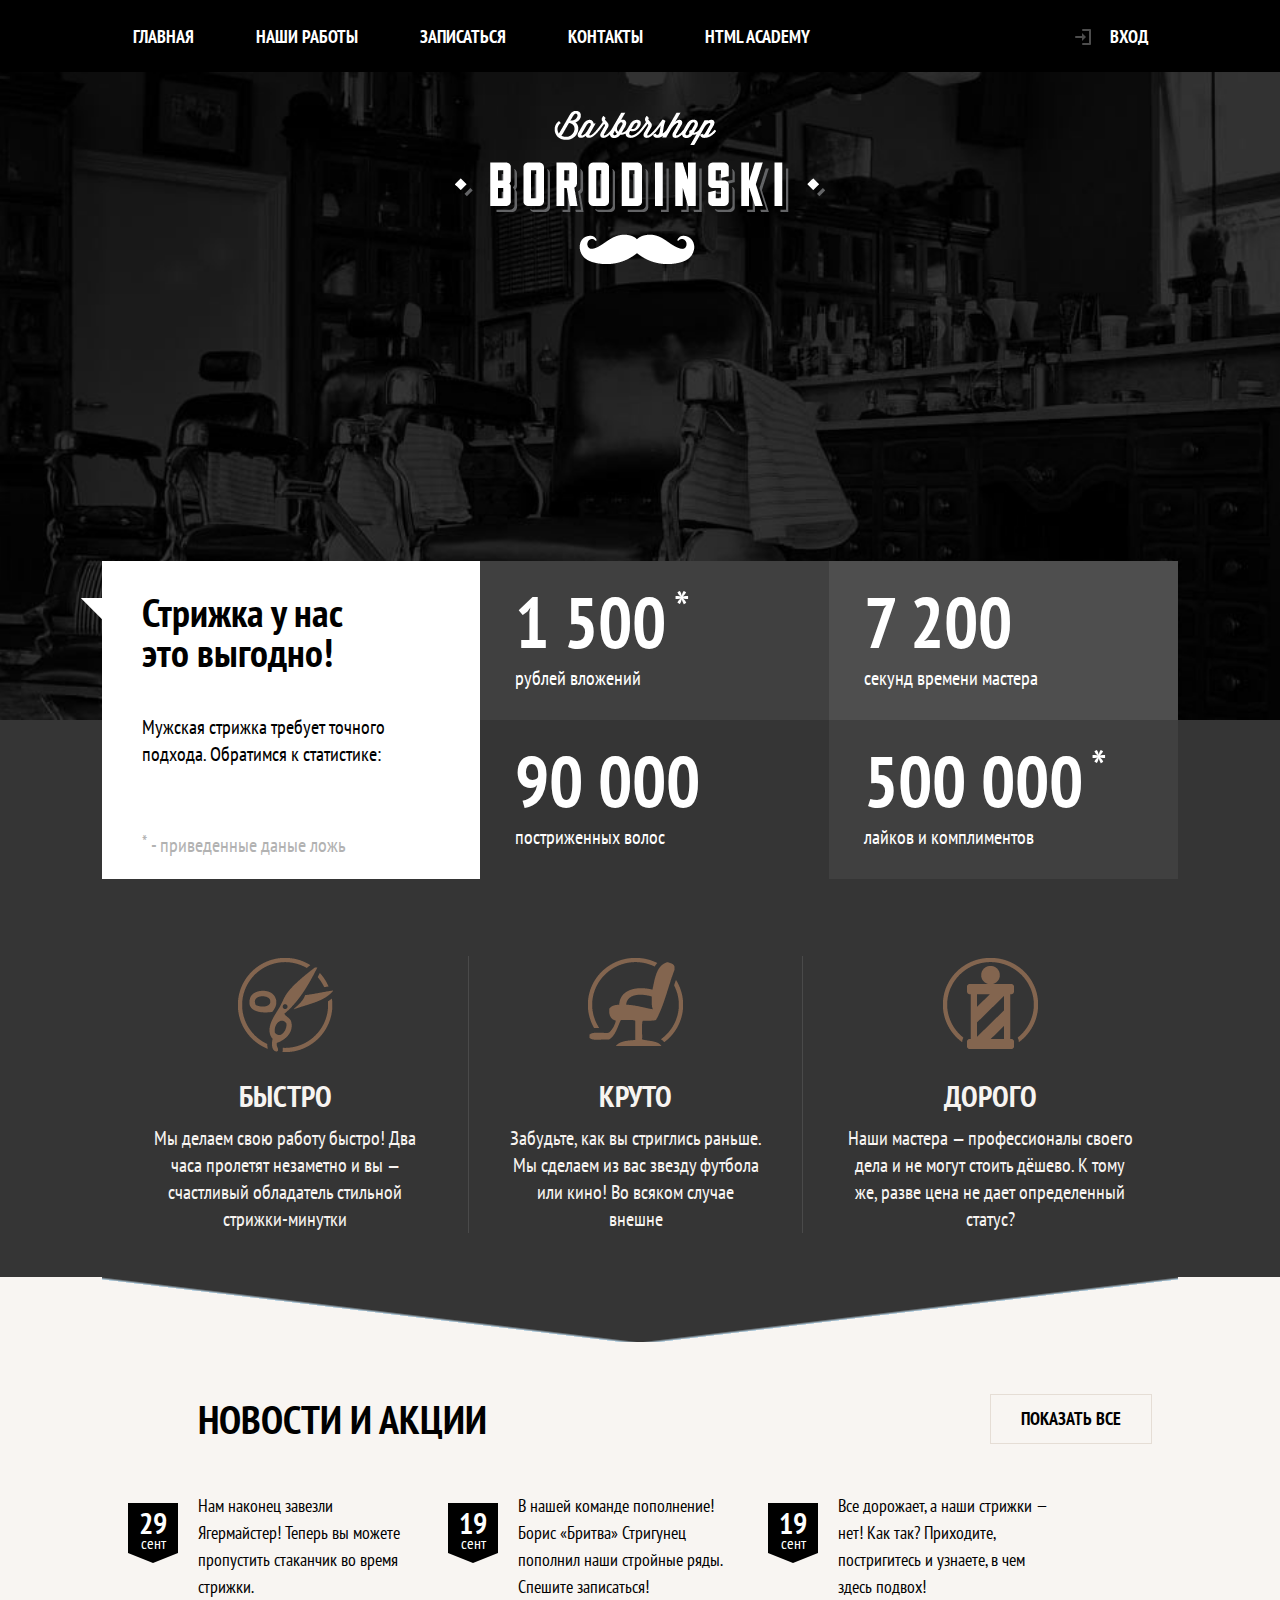
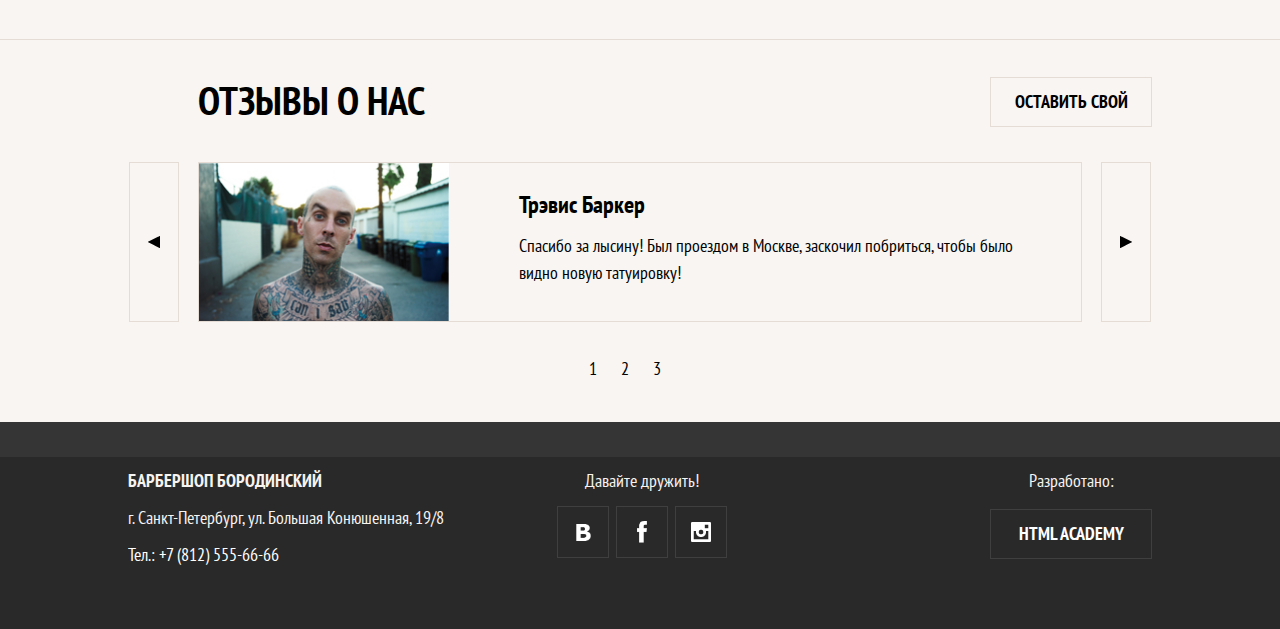
<file: index.html>
<!DOCTYPE html>
<html lang="ru">
<head>
    <meta charset="UTF-8">
    <meta name="viewport" content="width=device-width, initial-scale=1.0">
    <meta http-equiv="X-UA-Compatible" content="ie=edge">
    <title>Барбершоп «Бородинский»</title>
    <link href="https://fonts.googleapis.com/css?family=PT+Sans+Narrow:400,700&amp;subset=cyrillic" rel="stylesheet">
    <link rel="stylesheet" href="css/normalize.css">
    <link rel="stylesheet" href="css/style.css">
    <meta http-equiv="X-UA-Compatible" content="ie=edge">
</head>
<body>

    <header class="page-header">
      <h1 class="visually-hidden">Барбершоп «Бородинский» - истинно мужская классика</h1>
      <div class="page-header__logo"> 
        <picture>
          <source media="(min-width: 1200px)" srcset="images/logotype-desktop.svg">
          <source media="(min-width: 768px)" srcset="images/logotype-tablet.svg">
          <img src="images/logotype-mobile.svg" width="370" height="153" alt="Барбершоп «Бородинский»">
        </picture>       
      </div>
      
      <nav class="main-nav  main-nav--closed main-nav--nojs">
        <button class="main-nav__toggle" type="button">Открыть меню</button>        
        <div class="main-nav__wrapper">         
          
          <ul class="main-nav__list">
            <li class="main-nav__item  main-nav__item--active"><a>Главная</a></li>
            <li class="main-nav__item"><a href="">Наши работы</a></li>
            <li class="main-nav__item"><a href="form.html">Записаться</a></li>
            <li class="main-nav__item"><a href="">Контакты</a></li>
            <li class="main-nav__item"><a href="">Html academy</a></li>
          </ul>   
                 
          <ul class="main-nav__user-list">
            <li class="main-nav__user-item"><a class="main-nav__user-login" title="Войти" href="">Вход</a></li>
          </ul>
          
        </div>
      </nav>
    </header>

    <section class="stats">
      
      <header class="stats__header">
        <h2 class="stats__title  visually-hidden">Статистика Барбершопа</h2>
        <b class="stats__slogan">Стрижка у нас<br> это выгодно!</b>
        <p class="stats__intro">Мужская стрижка требует точного подхода. Обратимся к статистике:</p>
        <small class="stats__legend  stats__legend--top"><sup>*</sup> - приведенные даные ложь</small>
      </header>   
          
      <table class="stats__list">
        <tr>
          <td class="stats__value">1 500<sup>*</sup></td>
          <td class="stats__field">рублей<br> вложений</td>
        </tr>
        <tr>
          <td class="stats__value">7 200</td>
          <td class="stats__field">секунд<br> времени мастера</td>
        </tr>
        <tr>
          <td class="stats__value">90 000</td>
          <td class="stats__field">постриженных<br> волос</td>
        </tr>
        <tr>
          <td class="stats__value">500 000<sup>*</sup></td>
          <td class="stats__field">лайков и<br> комплиментов</td>
        </tr>
      </table>
       
      <small class="stats__legend  stats__legend--bottom"><sup>*</sup> - приведенные даные ложь</small>
    </section>

    <section class="excellences">
      <div class="excellences__wrapper  slider">
        <h2 class="excellences__title  visually-hidden">Наши преимущества</h2>
        
        <input class="slider__input" type="radio" name="excellences" id="excellences-input-1" checked>
        <input class="slider__input" type="radio" name="excellences" id="excellences-input-2">
        <input class="slider__input" type="radio" name="excellences" id="excellences-input-3">
        
        <ul class="excellences__list">
          <li class="excellences__item  excellences__item--fast  slider__item">
            <h3 class="excellences__item-title">Быстро</h3>
            <p>Мы делаем свою работу быстро! Два часа пролетят незаметно и вы &mdash; счастливый обладатель стильной стрижки-минутки</p>
          </li>
          <li  class="excellences__item  excellences__item--cool  slider__item">
            <h3 class="excellences__item-title">Круто</h3>
            <p>Забудьте, как вы стриглись раньше. Мы сделаем из вас звезду футбола или кино! Во всяком случае внешне </p>
          </li>
          <li  class="excellences__item  excellences__item--expensive  slider__item">
            <h3 class="excellences__item-title">Дорого</h3>
            <p>Наши мастера &mdash; профессионалы своего дела и не могут стоить дёшево. К тому же, разве цена не дает  определенный статус?</p>
          </li>
        </ul>
        
        <div class="excellences__toggle  slider__toggles">
          <label class="slider__toggle" for="excellences-input-1">1</label>
          <label class="slider__toggle" for="excellences-input-2">2</label>
          <label class="slider__toggle" for="excellences-input-3">3</label>
        </div>
      </div>      
    </section>

    <section class="news">
      <div class="news__wrapper">
        <h2 class="news__title">Новости и акции</h2>
        
        <ul class="news__list">
          <li class="news__item">
            <time class="news__date" datetime="2016-09-29"><b>29</b> сент</time>
            <p>Нам наконец завезли Ягермайстер! Теперь вы можете пропустить стаканчик во время стрижки.</p>
          </li>
          <li class="news__item">
            <time class="news__date" datetime="2016-09-19"><b>19</b> сент</time>
            <p>В нашей команде пополнение! Борис &laquo;Бритва&raquo; Стригунец пополнил наши стройные ряды. Спешите записаться!</p>
          </li>
          <li class="news__item">
            <time class="news__date" datetime="2016-09-9"><b>19</b> сент</time>
            <p>Все дорожает, а наши стрижки &mdash; нет! Как так? Приходите, постригитесь и узнаете, в чем здесь подвох!</p>
          </li>
        </ul>
        
        <a class="news__all  btn" href="">Показать все</a>
      </div>
    </section>

    <section class="reviews">
      <div class="reviews__wrapper slider">
        <h2 class="reviews__title">Отзывы о нас</h2>
        <a class="reviews__write  btn" href="">Оставить свой</a>
        
        <input class="slider__input" type="radio" name="reviews" id="reviews-input-1" checked>
        <input class="slider__input" type="radio" name="reviews" id="reviews-input-2">
        <input class="slider__input" type="radio" name="reviews" id="reviews-input-3">
        
        <div class="reviews__list">         
          <blockquote class="reviews__item  slider__item">
            <div class="reviews__author-foto">
              <picture>
                <source media="(min-width: 1200px)" srcset="images/t_barker-desktop.jpg">
                <source media="(min-width: 768px)" srcset="images/t_barker-tablet.jpg">
                <img src="images/t_barker-mobile.jpg" width="50" height="50" alt="Фото Трэвиса Баркера">
              </picture>                    
            </div>
            <cite class="reviews__author-name">Трэвис Баркер</cite>
            <p>Спасибо за лысину! Был проездом в Москве, заскочил побриться, чтобы было видно новую татуировку!</p>
          </blockquote>
          <button class="reviews__prev" type="button">Предыдущий отзыв</button>          
          <button class="reviews__next" type="button">Следующий отзыв</button>          
        </div>
        
        <div class="reviews__toggle  slider__toggles">
          <label class="slider__toggle" for="reviews-input-1">1</label>
          <label class="slider__toggle" for="reviews-input-2">2</label>
          <label class="slider__toggle" for="reviews-input-3">3</label>
        </div>
      </div>
    </section>    
          
    <footer class="page-footer">
      <div class="page-footer__wrapper">
       
        <p class="page-footer__contacts">
          <b>Барбершоп Бородинский</b><br> г. Санкт-Петербург, ул. Большая Конюшенная, 19/8<br>
          <a class="btn" href="tel:+78125556666"><span class="page-footer__contacts-hidden">Тел.: </span>+7 (812) 555-66-66</a>
        </p>
        
        <p class="page-footer__social">
          <span class="social-links">
            <span class="social-links__friend">Давайте дружить!</span>
            <a class="social-link  social-link--vk " href="https://vk.com/htmlacademy">Мы в Вконтакте</a>
            <a class="social-link  social-link--fb " href="https://www.facebook.com/htmlacademy">Мы в Фейсбуке</a>
            <a class="social-link  social-link--in " href="https://www.instagram.com/htmlacademy">Мы в Инстаграмме</a>
          </span>
        </p>
        
        <p class="page-footer__copyright">
         Разработано:
         <a class="btn  page-footer__copyright-link" href="https://htmlacademy.ru">Html Academy</a>          
        </p>
        
      </div>
    </footer>  
    
    <div class="modal-content">
      <h2 class="modal-content__title">Личный кабинет</h2>
      <p>Введите, пожалуйста, свой номер и пароль</p>
      <form class="modal-content__login-form" action="" method="post">
        <input class="modal-content__field  modal-content__field--icon-user" type="text" name="login" placeholder="Логин">
        <input class="modal-content__field  modal-content__field--icon-password" type="password" name="password" placeholder="Пароль">
        <label class="modal-content__checkbox-label">
          <input class="modal-content__chekbox" type="checkbox" name="remember">
          <span class="modal-content__checkbox-indicator"></span>
          Запомните меня
        </label>
        <a class="modal-content__restore" href="#">Я забыл пароль!</a>
        <button class="modal-content__btn--login" type="submit">Войти</button>
        <button class="modal-content__btn--close" type="button" title="Закрыть">Закрыть</button>
      </form>
    </div>
    <div class="modal-overlay"></div>
    <script src="js/scripts.js"></script>
    
</body>
</html>
</file>
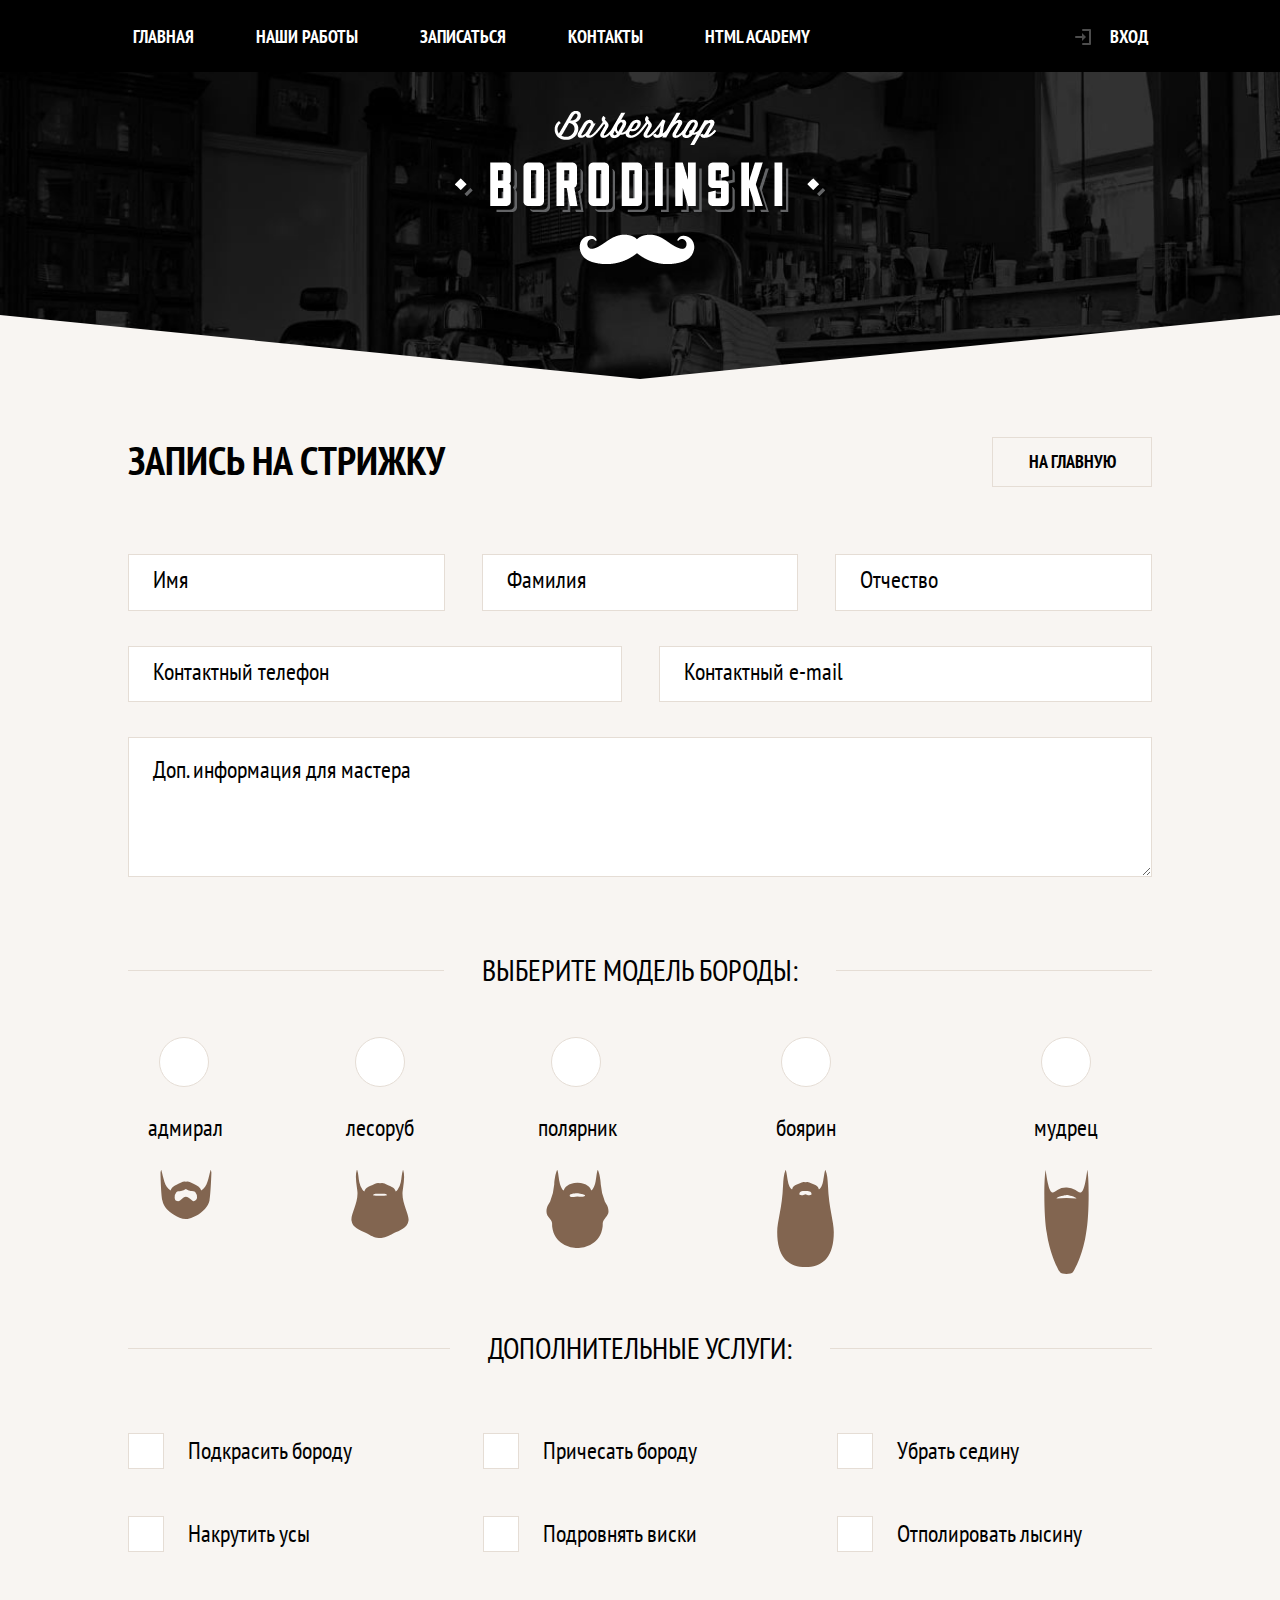
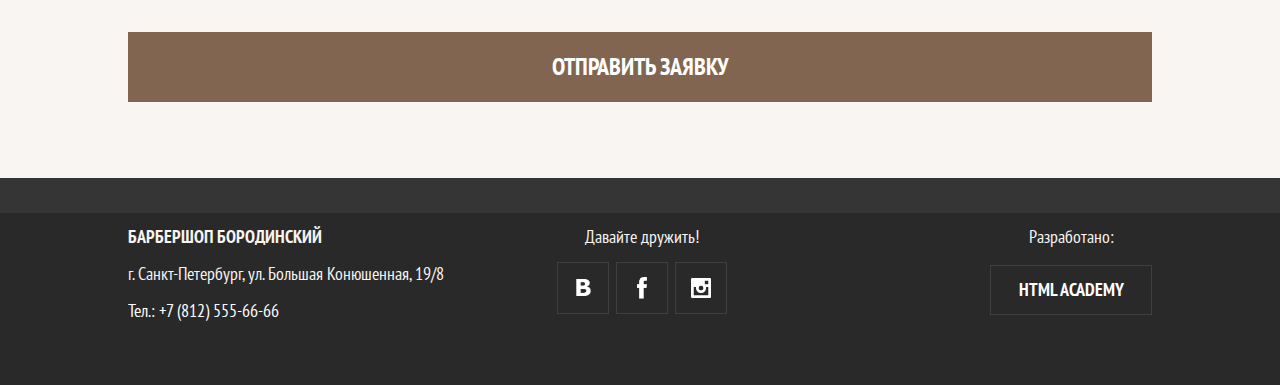
<file: form.html>
<!DOCTYPE html>
<html lang="ru">
<head>
    <meta charset="UTF-8">
    <meta name="viewport" content="width=device-width, initial-scale=1.0">
    <meta http-equiv="X-UA-Compatible" content="ie=edge">
    <title>Барбершоп «Бородинский»</title>
    <link href="https://fonts.googleapis.com/css?family=PT+Sans+Narrow:400,700&amp;subset=cyrillic" rel="stylesheet">
    <link rel="stylesheet" href="css/normalize.css">
    <link rel="stylesheet" href="css/style.css">
    <meta http-equiv="X-UA-Compatible" content="ie=edge">
</head>
<body>

    <header class="page-header">
      <h1 class="visually-hidden">Барбершоп «Бородинский» - истинно мужская классика</h1>
      <div class="page-header__logo page-header__logo--inner"> 
        <picture>
          <source media="(min-width: 1200px)" srcset="images/logotype-desktop.svg">
          <source media="(min-width: 768px)" srcset="images/logotype-tablet.svg">
          <img src="images/logotype-mobile.svg" width="370" height="153" alt="Барбершоп «Бородинский»">
        </picture>       
      </div>
      
      <nav class="main-nav  main-nav--closed  main-nav--nojs">
        <button class="main-nav__toggle" type="button">Открыть меню</button>        
        <div class="main-nav__wrapper">         
          
          <ul class="main-nav__list">
            <li class="main-nav__item"><a href="index.html">Главная</a></li>
            <li class="main-nav__item"><a href="">Наши работы</a></li>
            <li class="main-nav__item main-nav__item--active"><a>Записаться</a></li>
            <li class="main-nav__item"><a href="">Контакты</a></li>
            <li class="main-nav__item"><a href="">Html academy</a></li>
          </ul>   
                 
          <ul class="main-nav__user-list">
            <li class="main-nav__user-item"><a class="main-nav__user-login" title="Войти" href="">Вход</a></li>
          </ul>
          
        </div>
      </nav>
    </header>

    <main class="inner-page">
      <section class="booking">
        <header class="booking__header">
          <h1 class="booking__title visually-hidden">Форма записи на стрижку</h1>
          <h1 class="booking__heading">Запись на стрижку</h1>
          <a class="btn btn--home" href="index.html">На главную</a>
        </header>
        <form class="booking-haircut" action="" method="post">
          <div class="booking-haircut__contacts">
            <div class="booking-haircut__name">
              <input class="booking-haircut__field  booking-haircut__field--name" type="text" name="surname" placeholder="Фамилия">
              <input class="booking-haircut__field  booking-haircut__field--name" type="text" name="name" placeholder="Имя">
              <input class="booking-haircut__field  booking-haircut__field--name" type="text" name="patronymic" placeholder="Отчество">
            </div>
            <div class="booking-haircut__coms">
              <input class="booking-haircut__field  booking-haircut__field--coms" type="tel" name="tel" placeholder="Контактный телефон">
              <input class="booking-haircut__field  booking-haircut__field--coms" type="email" name="email" placeholder="Контактный e-mail">
            </div>
            <div class="booking-haircut__info">
              <textarea class="booking-haircut__field  booking-haircut__field--info" name="info-for-master" placeholder="Доп. информация для мастера" rows="5"></textarea>
            </div>
          </div>
          <div class="booking-haircut__beard-model">
            <div class="booking-haircut__title">
              <h2>Выберите модель бороды:</h2>
            </div>
            <ul class="booking-haircut__list  booking-haircut__list--model">
              <li>
                <input class="booking-haircut__field  booking-haircut__field--model checked" type="radio" name="model" id="admiral">
                <label class="booking-haircut__label  booking-haircut__label--model" for="admiral">адмирал</label>
                <img src="images/beard-1.svg" width="52" height="49" alt="Модель «Адмирал»">
              </li>
              <li>
                <input class="booking-haircut__field  booking-haircut__field--model" type="radio" name="model" id="lumberjack">
                <label class="booking-haircut__label  booking-haircut__label--model" for="lumberjack">лесоруб</label>
                <img src="images/beard-2.svg" width="58" height="68" alt="Модель «Лесоруб»">
              </li>
              <li>
                <input class="booking-haircut__field  booking-haircut__field--model" type="radio" name="model" id="polar-explorer">
                <label class="booking-haircut__label  booking-haircut__label--model" for="polar-explorer">полярник</label>
                <img src="images/beard-3.svg" width="63" height="78" alt="Модель «Полярник»">
              </li>
              <li>
                <input class="booking-haircut__field  booking-haircut__field--model" type="radio" name="model" id="boyar">
                <label class="booking-haircut__label  booking-haircut__label--model" for="boyar">боярин</label>
                <img src="images/beard-4.svg" width="57" height="97" alt="Модель «Боярин»">
              </li>
              <li>
                <input class="booking-haircut__field  booking-haircut__field--model" type="radio" name="model" id="sage">
                <label class="booking-haircut__label  booking-haircut__label--model" for="sage">мудрец</label>
                <img src="images/beard-5.svg" width="45" height="104" alt="Модель «Мудрец»">
              </li>
            </ul>
          </div>
          <div class="booking-haircut__additional-service">
            <div class="booking-haircut__title  booking-haircut__title--additional-service">
              <h2>Дополнительные услуги:</h2>
            </div>
            <ul class="booking-haircut__list  booking-haircut__list--additional">
              <li>
                <input class="booking-haircut__field  booking-haircut__field--additional checked" type="checkbox" name="service-dye-beard" id="dye-beard">
                <label class="booking-haircut__label  booking-haircut__label--additional" for="dye-beard">Подкрасить бороду</label>
              </li>
              <li>
                <input class="booking-haircut__field  booking-haircut__field--additional" type="checkbox" name="service-twirl-mustache" id="twirl-mustache">
                <label class="booking-haircut__label  booking-haircut__label--additional" for="twirl-mustache">Накрутить усы</label>
              </li>
              <li>
                <input class="booking-haircut__field  booking-haircut__field--additional" type="checkbox" name="service-comb-beard" id="comb-beard">
                <label class="booking-haircut__label  booking-haircut__label--additional" for="comb-beard">Причесать бороду</label>
              </li>
              <li>
                <input class="booking-haircut__field  booking-haircut__field--additional" type="checkbox" name="service-trim-temple" id="trim-temple">
                <label class="booking-haircut__label  booking-haircut__label--additional" for="trim-temple">Подровнять виски</label>
              </li>
              <li>
                <input class="booking-haircut__field  booking-haircut__field--additional" type="checkbox" name="service-remove-gray" id="remove-gray">
                <label class="booking-haircut__label  booking-haircut__label--additional" for="remove-gray">Убрать седину</label>
              </li>
              <li>
                <input class="booking-haircut__field  booking-haircut__field--additional" type="checkbox" name="service-calvity" id="polish-calvity">
                <label class="booking-haircut__label  booking-haircut__label--additional" for="polish-calvity">Отполировать лысину</label>
              </li>
            </ul>
          </div>
          <button class="btn booking-haircut__btn" type="submit">Отправить заявку</button>
        </form>
      </section>
    </main>
      

    <footer class="page-footer">
        <div class="page-footer__wrapper">
         
          <p class="page-footer__contacts">
            <b>Барбершоп Бородинский</b><br> г. Санкт-Петербург, ул. Большая Конюшенная, 19/8<br>
            <a class="btn" href="tel:+78125556666"><span class="page-footer__contacts-hidden">Тел.: </span>+7 (812) 555-66-66</a>
          </p>
          
          <p class="page-footer__social">
            <span class="social-links">
              <span class="social-links__friend">Давайте дружить!</span>
              <a class="social-link  social-link--vk " href="https://vk.com/htmlacademy">Мы в Вконтакте</a>
              <a class="social-link  social-link--fb " href="https://www.facebook.com/htmlacademy">Мы в Фейсбуке</a>
              <a class="social-link  social-link--in " href="https://www.instagram.com/htmlacademy">Мы в Инстаграмме</a>
            </span>
          </p>
          
          <p class="page-footer__copyright">
           Разработано:
           <a class="btn  page-footer__copyright-link" href="https://htmlacademy.ru">Html Academy</a>          
          </p>
          
        </div>
      </footer> 

      <div class="modal-content">
        <h2 class="modal-content__title">Личный кабинет</h2>
        <p>Введите, пожалуйста, свой номер и пароль</p>
        <form class="modal-content__login-form" action="" method="post">
          <input class="modal-content__field  modal-content__field--icon-user" type="text" name="login" placeholder="Логин">
          <input class="modal-content__field  modal-content__field--icon-password" type="password" name="password" placeholder="Пароль">
          <label class="modal-content__checkbox-label">
            <input class="modal-content__chekbox" type="checkbox" name="remember">
            <span class="modal-content__checkbox-indicator"></span>
            Запомните меня
          </label>
          <a class="modal-content__restore" href="#">Я забыл пароль!</a>
          <button class="modal-content__btn--login" type="submit">Войти</button>
          <button class="modal-content__btn--close" type="button" title="Закрыть">Закрыть</button>
        </form>
      </div>
      <div class="modal-overlay"></div>
      <script src="js/scripts.js"></script>
      
  </body>
  </html>
</file>
<file: css/style.css>
body {
    font-size: 18px;
    line-height: 27px;
    font-family: "PT Sans Narrow", "Arial", sans-serif;
    color: #f7f4f1;
    font-style: normal;
    background-color: #353535;
}

a {
  background-color: transparent;
  -webkit-text-decoration-skip: objects;
}

a:active, 
a:hover {
  outline-width: 0;
}

/* img {
  max-width: 100%;
  height: auto;
} */
                                          
.visually-hidden {
  position: absolute;
  width: 1px;
  height: 1px;
  margin: -1px;
  padding: 0;
  border: 0;
  clip: rect(0 0 0 0);
  overflow: hidden;
}

/* .btn {
  display: block;
  box-sizing: border-box;
  margin: 0 auto;
  padding: 15px 0;
  width: 280px;
  height: 50px;
  border: 1px solid #e5ddd5;
  text-align: center;
  font-size: 18px;
  line-height: 18px;
  font-weight: 700;
  text-transform: uppercase;
  text-decoration: none;
  color: black;
} */
.btn {
  display: block;
  width: 158px;
  height: 48px;
  font-family: "PT Sans Narrow", Arial, sans-serif;
  font-size: 18px;
  font-weight: bold;
  line-height: 48px;
  text-align: center;
  vertical-align: middle;
  text-decoration: none;
  text-transform: uppercase;
  color: #000000;
  background-color: #f8f5f2;
  border: 1px solid #e5ddd5;
  outline: none;
  cursor: pointer;
}
.btn:hover {
  border-color: #d5cabe;
}
.btn:active {
  color: #958c84;
  border-color: #d5cabe;
  background-color: #d5cabe;
}
.btn:disabled {
  cursor: default;
  color: #ffffff;
  border-color: #aeaeae;
  background-color: #aeaeae;
}


                                                      /*    page-header.scss   */

.page-header__logo {
    height: 85px;
    text-align: center;
}

.page-header__logo img {
    width: 230px;
    height: 85px;
}
    
@media (min-width: 768px) {
  .page-header { 
    display: flex;
    flex-direction: column;    
    background-color: #000;
  }
  
  .page-header__logo { 
    order: 2;
    position: relative;   
    width: 100%;
    height: 400px;
    background-color: #000;
    background-image: url("../images/fon-header-tablet-inner.jpg");
    background-repeat: no-repeat;
    background-position: center -9px;
  }      

  .page-header__logo img {
    position: absolute;
    top: 39px;    
    left: 50%;
    width: 370px;
    height: auto;
    transform: translateX(-50%);
  }  
  .page-header__logo--inner {
    height: 214px;
  }
   
 .page-header__logo--inner img {
    bottom: 73px;
  }
 .page-header__logo--inner::before {
    content: "";
    position: absolute;
    right: 0;
    bottom: 0;
    width: 50%;
    height: 40px;
    background-color: #f8f5f2;
    clip-path: polygon(0 100%, 100% 100%, 100% 0);
    -webkit-clip-path: polygon(0 100%, 100% 100%, 100% 0);
  }
  .page-header__logo--inner::after {
    content: "";
    position: absolute;
    left: 0;
    bottom: 0;
    width: 50%;
    height: 40px;
    background-color: #f8f5f2;
    clip-path: polygon(0 0, 100% 100%, 0 100%);
    -webkit-clip-path: polygon(0 0, 100% 100%, 0 100%);
  }
}

/* @media (min-width: 768px) and (-webkit-min-device-pixel-ratio: 1.5), (min-width: 768px) and (min-resolution: 144dpi), (-webkit-min-device-pixel-ratio: 1.5), (min-resolution: 1.5dppx) {
  .page-header__logo {
    background-image: url("../images/fon-header-2x.jpg");
    background-size: 1338px auto;
  }  
}   */

@media (min-width: 1200px) {
  
  .page-header__logo {    
    height: 648px;
    background-position: center 0px;
    background-size: cover;
  }
  
  /* .page-header__logo img {    
     top: 57px;
  } */

  .page-header__logo img {
    bottom: 438px;
  }
  .page-header__logo--inner {
    height: 307px;
  }
  .page-header__logo--inner img {
    bottom: 99px;
  }
 .page-header__logo--inner::before,
 .page-header__logo--inner::after {
    height: 64px;
 }
}
  
                                                  /* main-nav.scss */

.main-nav {
  position: relative;
  width: auto;
  min-height: 51px;
  background-color: #826550;
}

.main-nav__toggle {
  position: absolute;
  top: 0;
  right: 0;
  z-index: 2;
  display: block;
  width: 70px;
  height: 50px;
  font-size: 0;
  background-color: #6a4d38;
  cursor: pointer;
  border: none;
} 

.main-nav__toggle:hover,
.main-nav__toggle:active {
    background-color: #624530;
}

.main-nav--closed .main-nav__toggle::before {
  content: "";
  position: absolute;
  top: 15px;
  left: 17px;
  width: 36px;
  height: 2px;
  background-color: #fff;
  box-shadow: 0 8px 0 0 #fff,
              0 16px 0 0 #fff;
}

.main-nav--closed .main-nav__toggle:active::before { 
  
  background-color: rgba(255,255,255, 0.3);
  box-shadow: 0 8px 0 0 rgba(255,255,255, 0.3),
              0 16px 0 0 rgba(255,255,255, 0.3);
}

.main-nav--opened .main-nav__toggle {
  top: 0;
  right: auto;
  left: 0;
}

.main-nav--opened .main-nav__toggle::before,
.main-nav--opened .main-nav__toggle::after {
  content: "";
  position: absolute;
  top: 24px;
  left: 18px;
  width: 36px;
  height: 2px;
  background-color: #fff;
}
  
.main-nav--opened .main-nav__toggle::before {
  transform: rotate(45deg);
  box-shadow: none;
}
  
.main-nav--opened .main-nav__toggle::after {
  transform: rotate(-45deg);    
}
  
.main-nav--opened .main-nav__toggle:active::before,
.main-nav--opened .main-nav__toggle:active::after {
  background-color: rgba(255,255,255, 0.3);
}

.main-nav__list,
.main-nav__user-list {
  margin: 0;
  padding: 0;
  list-style: none;
}

.main-nav__list {
  font-weight: bold;
}

.main-nav__item a {
  display: block;
  padding: 12px 21px;
  padding-bottom: 13px;
  font-size: 18px;
  line-height: 24px;
  color: #fff;
  text-transform: uppercase;
  text-decoration: none;
  background-color: #826550;
  border-top: 1px solid #886e5b;
  border-bottom: 1px solid #71543f;
}

.main-nav__item a[href]:hover {
  background-color: #755a46;
  border-top-color: #755a46;
}
  
.main-nav__item a[href]:active {
  color: rgba(255, 255, 255, 0.3);
  background-color: #6a4d38;
  border-top-color: #6a4d38;
}

.main-nav__user-login {
  position: relative;
  display: block;
  padding: 17px 21px;
  padding-left: 50px;
  line-height: 18px;
  color: #fff;
  text-decoration: none;
}
  
.main-nav__user-login::before {
  content: "";
  position: absolute;
  top: 17px;
  left: 21px; 
  width: 16px;
  height: 16px;
  background-image: url("../images/icon-login-brown.png");
  background-position: center;    
}

@media (max-width: 767px) {
  
  .main-nav--closed .main-nav__item {
    display: none;
  }  

  .main-nav--closed .main-nav__item--active {
      display: block;
  }
  
  .main-nav--closed .main-nav__item--active a {
    padding-right: 70px;
    padding-left: 70px;
    text-align: center;
  }
  
  .main-nav--closed .main-nav__user-list {
    display: none;
  }
  
  .main-nav--opened .main-nav__wrapper {
    position: absolute;
    top: 0;
    right: 0;
    left: 70px;
    z-index: 10;
    height: 80vh;
    background-color: #6a4d38;
  }
  
  .main-nav--opened .main-nav__wrapper::before {
    content: "";
    position: absolute;
    top: 0;
    left: 0;
    z-index: 2;    
    width: 7px;
    height: 100%;
    box-shadow: inset 4px 0 7px -2px rgba(0,0,0,0.4);
  }
  
  .main-nav--nojs .main-nav__toggle {
    display: none;
  } 
    
  .main-nav--nojs .main-nav__wrapper {
    position: static;
    height: auto;
  } 
  
  .main-nav--nojs .main-nav__item {
    display: block;
  } 

  .main-nav--nojs .main-nav__item--active a {
    padding-right: 21px;
    padding-left: 21px;
    text-align: left;
  }
  
  .main-nav--nojs .main-nav__user-list {
    display: block;
    background-color: #6a4d38;
  }

}

@media (min-width: 768px) {
  
  .main-nav {
    width: auto;
    min-height: 70px;
    margin: 0;
    background-color: black;
  }
                                                        
  .main-nav__wrapper {
    display: flex;
    justify-content: space-between;
  }
  
  .main-nav__toggle {
    display: none;
  }
  
  .main-nav__list {
    display: flex;    
    flex-wrap: wrap;
    flex-grow: 1;
  }
  
  .main-nav__user-list {
    width: 60px;
  }
  
  .main-nav__item {
    margin-right: 32px;
  }

  .main-nav__item:last-child {
    margin-right: 0;
  }    
    
  .main-nav__item--active {
    position: relative;
  }      
      
  .main-nav__item--active::after {
    content: "";
    position: absolute;
    right: 0;
    bottom: -3px;
    left: 0;
    height: 3px;
    background: #826550;
  }
    
  .main-nav__item a {
    padding: 0;
    padding-top: 25px;
    padding-bottom: 23px;
    background: none;
    border: none;
  }
  
  .main-nav__item a[href]:hover {
    color: #826550;
    background-color: black;
  }
    
  .main-nav__item a[href]:active {
    color: white;
    background-color: black;
    opacity: 0.3;
  }
  
  .main-nav__user-login {
    width: 60px;
    height: 70px;
    padding: 0;
    font-size: 0;
  }  
  
  .main-nav__user-login::before {
    top: 29px;
    left: 12px;
    background-image: url("../images/icon-login.png");
    opacity: .3;
  }
    
  .main-nav__user-login:hover::before {
    background-image: url("../images/icon-login-brown.png");      
    background-position: center;
    opacity: 1;
    }
    
  .main-nav__user-login:active::before {
    background-image: url("../images/icon-login.png");
    opacity: 0.3;
    } 

}

@media (min-width: 768px) and (min-width: 768px) {
  .main-nav__wrapper {
    width: 84%;/* 640/768 */
    max-width: 1200px;
    margin: 0 auto;
  }
}

@media (min-width: 1200px) {
  
  .main-nav__item {
    margin-right: 0;
  } 

  .main-nav__item--active::after {
    right: 30px;
    left: 30px;
  }
  
  .main-nav__item a {
    padding-right: 31px;
    padding-left: 31px;
  }
  
  .main-nav__item a[href]:hover {
    color: black;
    background-color: white;
  }
    
  .main-nav__item a[href]:active {
    color: rgba(0,0,0,0.3);
    background-color: white;
    opacity: 1;
  }
  
  .main-nav__user-list {
    width: auto;
    max-width: 160px;
  }
  
  .main-nav__user-login {
    position: relative;
    width: auto;
    height: auto;
    padding-top: 25px;
    padding-right: 30px;
    padding-bottom: 23px;
    padding-left: 50px;
    font-weight: bold;
    font-size: 18px;
    line-height: 24px;
    text-transform: uppercase;
    text-decoration: none;
  }

  .main-nav__user-login:hover {
    color: black;
    background-color: white;
  }
    
  .main-nav__user-login:active {
    color: rgba(0,0,0,0.3);
      background-color: white;
  }
    
  .main-nav__user-login:hover::before {   
    background-image: url("../images/icon-login-black.png");
    opacity: .3;      
  }
    
  .main-nav__user-login:active::before {
      background-image: url("../images/icon-login-black.png");
      opacity: 0.1;
  }
  
  .main-nav__user-login::before {
    left: 15px;    
  }  
  
}  

                                                          /* stats.scss */
.stats {
  width: auto;
}
.stats__header {
  padding-top: 27px;
  padding-right: 38px;
  padding-bottom: 26px;
  padding-left: 38px;
  color: black;
  background-color: white;
}
.stats__slogan {
  display: block;
  margin-bottom: 16px;
  font-weight: bold;
  font-size: 30px;
  line-height: 30px;
  text-align: center;
  text-transform: uppercase;
}
.stats__intro {
  margin: 0;
  font-size: 20px;
  line-height: 27px;
  text-align: center;
}
.stats__legend {
  display: block;
  font-size: 20px;
  line-height: 20px;
}
.stats__legend--bottom {
  padding-top: 20px;
  padding-bottom: 14px;
  text-align: center;
  color: #626262;
  /* color: rgba(255, 255, 255, 0.3); */
  background-color: #242424;
}
.stats__legend--top {
  display: none;
}
.stats__legend sup {
  top: -0.25em;
  font-size: 90%;
}
.stats__list {
  width: 100%;
  border-collapse: collapse;
}
.stats__list tr,
.stats__list tr:nth-child(4) {
  color: white;
  background-color: #404040;
}
.stats__list tr:nth-child(2) {
  background-color: #4e4e4e;
}
.stats__list tr:nth-child(3) {
  background-color: #353535;
}

.stats__value,
.stats__field {
  width: 50%;
  padding: 20px;
  padding-bottom: 19px;
  vertical-align: top;
}
.stats__value {
  padding-right: 0;
  font-size: 40px;
  line-height: 40px;
  font-weight: 700;
}
.stats__value sup {
  top: -0.35em;
  margin-left: 8px;
  font-weight: normal;
}
.stats__field {
  padding-left: 0;
  font-size: 18px;
  line-height: 18px;
  text-align: right;
} 

@media (min-width: 768px) {
  .stats {
    width: 84%; /* 640/768 */
    max-width: 1200px;
    margin: 0 auto;
    position: relative;
    z-index: 1;
    margin-top: -184px;
  }
  .stats__header {
    position: relative;
    display: flex;
    flex-direction: row;
    flex-wrap: wrap;
    padding: 31px 40px;
    padding-bottom: 24px;
  }
  .stats__header:before {
    content: "";
    position: absolute;
    top: 27px;
    left: -15px;
    border: 15px solid transparent;
    border-bottom-color: white;
    transform: rotate(45deg);
  }
  .stats__slogan {
    width: 50%;
    margin-bottom: 20px;
    font-size: 40px;
    line-height: 40px;
    text-align: left;
    text-transform: none;
  }
  .stats__intro {
    width: 37.5%;
    padding: 0;
    padding-left: 30px;
    padding-top: 4px;
    text-align: left;
  }
  .stats__legend--top {
    display: block;
    width: 50%;
    color: #b2b2b2;
    /* color: rgba(0, 0, 0, 0.3); */
  }
  .stats__legend--bottom {
    display: none;
  }
  .stats__list {
    display: block;
  }
  .stats__list tbody {
    display: flex;
    flex-wrap: wrap;
  }
  .stats__list tr {
    display: block;
    box-sizing: border-box;
    width: 50%;
    padding: 25px 35px;
    padding-bottom: 28px;
  }
  .stats__value,
  .stats__field {
    display: block;
    width: auto;
    padding: 0;
  }
  .stats__value {
    margin-bottom: 7px;
    font-size: 72px;
    line-height: 72px;
  }
  .stats__field {
    font-size: 20px;
    line-height: 27px;
    text-align: left;
  }
  .stats__field br {
    display: none;
  }
}

@media (min-width: 1200px) {
  .stats {
    display: flex;
    margin-top: -159px;
  }
  .stats__header {
    flex-direction: column;
    flex-grow: 1;
    width: 240px;
    padding-left: 40px;
    padding-right: 40px;
  }
  .stats__header::before {
    top: 22px;
  }
  .stats__slogan {
    width: auto;
    margin-bottom: 42px;
  }
  .stats__intro {
    width: auto;
    margin-bottom: 32px;
    padding: 0;
  }
  .stats__legend--top {
    width: auto;
    margin-top: auto;
  }
  .stats__list {
    display: flex;
    flex-grow: 1;
    width: 640px;
  }
  
}

                                                   /* excellences.scss */

.excellences__wrapper {
  width: auto;
  position: relative;
  background-color: #242424;
}
.excellences__list {
  margin: 0;
  padding: 0;
  list-style: none;
}
.excellences__wrapper::after {
  position: absolute;
  bottom: -35px;
  left: 0;
  content: "";
  width: 100%;
  height: 35px;
  background-image: linear-gradient(to top right, transparent 48%, #c3deef 2%, #353535 50%), linear-gradient(to top left, transparent 48%, #c3deef 2%, #353535 50%);
  background-position: top left, top right;
  background-repeat: no-repeat;
  background-size: 50.1% 100%;
}
.excellences__item {
  margin-bottom: 23px;
  padding: 0 44px;
  padding-top: 125px;
  font-size: 20px;
  line-height: 27px;
  text-align: center;
  background-repeat: no-repeat;
  background-position: center 30px;
}
.excellences__item--fast {
  background-image: url("../images/excellence-fast.svg");
}
.excellences__item--cool {
  background-image: url("../images/excellence-cool.svg");
}
.excellences__item--expensive {
  background-image: url("../images/excellence-exp.svg");
}
.excellences__item:nth-child(n+2) {
  display: none;
}
.excellences__item p {
  margin: 0;
}
.excellences__item-title {
  margin-bottom: 13px;
  font-size: 30px;
  line-height: 30px;
  font-weight: 700;
  text-transform: uppercase;
}
.slider__input {
  display: none;
}
.excellences__toggle {
  text-align: center;
}
.slider__toggle {
  margin-right: 20px;
} 

@media (min-width: 768px) {
  .excellences__wrapper {
    width: 84%;/* 640/768 */
    max-width: 1200px;
    margin: 0 auto;
    padding-top: 47px;
    background-color: #353535;
  }
  .excellences__wrapper::after {
    height: 43px;
    bottom: -43px;
  }
  .excellences__list {
    padding-bottom: 4px;
  }
  .excellences__item {
    margin: 0 30px;
    margin-bottom: 40px;
    padding: 0;
    padding-bottom: 39px;
    padding-left: 130px;
    text-align: left;
    background-position: 3px 3px;
  }
  .excellences__item:nth-child(n+2) {
    display: block;
  }
  .excellences__item:last-child {
    margin-bottom: 0;
  }
  .excellences__item-title {
    margin-top: 0;
    margin-bottom: 14px;
    text-align: left;
  }
  .excellences__toggle {
    display: none;
  }  
}

@media (min-width: 1200px) {
  .excellences {
    padding-bottom: 40px;
  }
  .excellences__wrapper::after {
    height: 65px;
    bottom: -105px;
  }
  .excellences__list {
    display: flex;
    width: 100%;
  }
  .excellences__item {
    margin: 0;
    margin-top: 30px;
    padding: 0 40px;
    padding-top: 125px;
    text-align: center;
    background-position: center 2px;
  }
  .excellences__item-title {
    text-align: center;
  }
  .excellences__item:nth-child(2) {
    border-left: 1px solid #4a4a4a;
    border-right: 1px solid #4a4a4a;
  }  
}
                                                            /* news.scss */
.news {
  border-bottom: 1px solid #e5ddd5;
  color: black;
  background-color: #f8f5f2;
}
.news__wrapper {
  width: 87%;
  margin: 0 auto;
  padding-top: 67px;
  padding-bottom: 28px;
}
.news__title {
  margin: 0;
  padding-bottom: 13px;
  font-size: 30px;
  font-weight: 700;
  text-transform: uppercase;
  text-align: center;
}
.news__list {
  margin: 0;
  padding: 0;
  padding-bottom: 7px;
  list-style: none;
}
.news__item {
  position: relative;
  margin: 0;
  margin-right: 15px;
  margin-bottom: 16px;
  padding-bottom: 18px;
  padding-left: 70px;
}
.news__item p {
  margin-bottom: 0;
}
.news__item:hover p {
  color: #826550;
  text-decoration: underline;
}
.news__item:hover time {
  background-color: #826550;
}
.news__item:hover time::after {
  border-top-color: #826550;
}
.news__item:active p {
  color: #6a4d38;
}
.news__item:active time {
  color: rgba(255, 255, 255, 0.3);
  background-color: #6a4d38;
}
.news__item:active time::after {
  border-top-color: #6a4d38;
}
.news__item:nth-child(n+3) {
  display: none;
}
.news__item:nth-child(2) {
  padding-bottom: 0;
}
.news__date {
  position: absolute;
  left: 0;
  top: 11px;
  padding-top: 5px;
  width: 50px;
  height: 45px;
  font-size: 16px;
  line-height: 30px;
  text-align: center;
  color: white;
  background-color: black;
}
.news__date::after {
  position: absolute;
  display: block;
  content: "";
  top: 50px;
  width: 0;
  height: 0;
  border-bottom: 10px solid transparent;
  border-right: 25px solid transparent;
  border-left: 25px solid transparent;
  border-top: 10px solid black;
}
.news__date b {
  display: block;
  margin-bottom: -10px;
  font-size: 30px;
}
.news__all {
  width: auto;
}
.news__all:hover {
  border: 1px solid #d5c9bd;
}
.news__all:active {
  color: rgba(0, 0, 0, 0.3);
  background-color: #d5c9bd;
}

@media (min-width: 768px) {
  .news__wrapper {
    width: 84%;
    margin: 0 auto;
    max-width: 1200px;
    padding: 0;
    position: relative;
  }
  .news {
    padding-top: 90px;
    padding-bottom: 28px;
  }
  .news__title {
    margin-right: 200px;
    margin-bottom: 40px;
    font-size: 40px;
    line-height: 40px;
    text-align: left;
  }
  .news__list {
    font-size: 0;
  }
  .news__item {
    display: inline-block;
    width: 220px;
    margin: 0;
    padding: 0 30px;
    padding-left: 70px;
    vertical-align: top;
    font-size: 18px;
  }
  .news__item p {
    margin-top: 0;
  }
  .news__all {
    position: absolute;
    top: -5px;
    right: 0;
    width: 160px;
  }  
}

@media (min-width: 1200px) {
  .news__wrapper {
    width: 80%;
    margin: 0 auto;
  }
  .news {
    padding-top: 122px;
    padding-bottom: 32px;
  }
  .news__title {
    margin-left: 70px;
  }
  .news__item:nth-child(n+3) {
    display: inline-block;
  }
}
                                              /* reviews.sccs */
.reviews {
  padding-top: 18px;
  padding-bottom: 10px;
  color: black;
  background-color: #f8f5f2;
}
.reviews__wrapper {
  position: relative;
  width: auto;
}
.reviews__wrapper::after {
  position: absolute;
  bottom: -45px;
  left: 0;
  content: "";
  width: 100%;
  height: 35px;
  background-image: linear-gradient(to top right, transparent 48%, #c3deef 2%, #f8f5f2 50%), linear-gradient(to top left, transparent 48%, #c3deef 2%, #f8f5f2 50%);
  background-position: top left, top right;
  background-repeat: no-repeat;
  background-size: 50.1% 100%;
}
.reviews__title {
  margin-top: 5px;
  margin-bottom: 32px;
  font-size: 30px;
  line-height: 30px;
  font-weight: 700;
  text-transform: uppercase;
  text-align: center;
}
.reviews__write {
  display: none;
}
.reviews__list {
  padding-left: 20px;
  padding-right: 35px;
}
.reviews__item {
  position: relative;
  margin: 0;
  padding-left: 70px;
}
.reviews__item p {
  margin-top: 5px;
}
.reviews__item:nth-child(n+2) {
  display: none;
}
.reviews__author-foto {
  position: absolute;
  left: 0;
  top: 4px;
}
.reviews__author-foto img {
  border: 1px solid #e5ddd5;
  border-bottom: 1px solid #e5ddd5;
}
.reviews__author-name {
  font-size: 24px;
  line-height: 24px;
  font-weight: 700;
  font-style: normal;
}
.reviews__prev,
.reviews__next {
  display: none;
}
.reviews__toggle {
  text-align: center;
}

@media (min-width: 768px) {
  .reviews__wrapper {
    width: 84%;
    max-width: 1200px;
    margin: 0 auto;
  }
  .reviews {
    padding-top: 45px;
    padding-bottom: 45px;
  }
  .reviews__wrapper::after {
    display: none;
  }
  .reviews__title {
    margin-top: 0;
    margin-bottom: 47px;
    font-size: 40px;
    line-height: 30px;
    text-align: left;
  }
  .reviews__write {
    position: absolute;
    display: block;
    top: -8px;
    right: 0;
    width: 160px;
  }
  .reviews__write:hover {
    border: 1px solid #d5c9bd;
  }
  .reviews__write:active {
    color: rgba(0, 0, 0, 0.3);
    background-color: #d5c9bd;
  }
  .reviews__list {
    position: relative;
    box-sizing: border-box;
    min-height: 160px;
    margin: 0 50px;
    padding: 30px 0;
    padding-left: 140px;
    padding-right: 45px;
    border: 1px solid #e5ddd5;
  }
  .reviews__item {
    position: static;
    margin: 0;
    padding-left: 0;
  }
  .reviews__item p {
    margin: 0;
  }
  .reviews__author-foto {
    position: absolute;
    left: 5%;
    top: 25%;
  }
  .reviews__author-foto img {
    width: 80px;
    height: 80px;
    border: none;
  }
  .reviews__author-name {
    display: block;
    margin-bottom: 15px;
  }
  .reviews__prev,
  .reviews__next {
    display: block;
    box-sizing: border-box;
    position: absolute;
    margin: 0;
    padding: 0;
    border: 1px solid #e5ddd5;
    width: 50px;
    height: 160px;
    font-size: 0;
    background-color: #f8f5f2;
  }
  .reviews__prev:hover,
  .reviews__next:hover {
    border: 1px solid #d5c9bd;
  }
  .reviews__prev:active,
  .reviews__next:active {
    background-color: #d5c9bd;
  }
  .reviews__prev:focus,
  .reviews__next:focus {
    outline: none;
  }
  .reviews__prev {
    top: -1px;
    left: -50px;
    background-image: url("../images/left-arrow.png");
    background-repeat: no-repeat;
    background-position: 50% 50%;
  }
  .reviews__prev:active {
    background-image: url("../images/left-arrow-active.png");
  }
  .reviews__next {
    top: -1px;
    right: -50px;
    background-image: url("../images/right-arrow.png");
    background-repeat: no-repeat;
    background-position: 50% 50%;
  }
  .reviews__next:active {
    background-image: url("../images/right-arrow-active.png");
  }

}


@media (min-width: 1200px) {
  .reviews__wrapper {
    width: 80%;
    margin: 0 auto;
    
  }
  .reviews {
    padding-top: 45px;
    padding-bottom: 100px;
  }
  .reviews__title {
    margin-left: 70px;
  }
  .reviews__list {
    margin: 0 70px;
    padding-left: 0;
  }
  .reviews__author-foto {
    position: static;
    float: left;
    margin-top: -30px;
    margin-right: 70px;
  }
  .reviews__author-foto img {
    width: 250px;
    height: 158px;
  }
  .reviews__prev {
    left: -70px;
  }
  .reviews__next {
    right: -70px;
  }
  .reviews__toggle {
    text-align: center;
    position: absolute;
    left: 45%;
    bottom: -60px;
  }
}

                                                 /* page of form */
 .inner-page {
  color: #000000;
  background-color: #f8f5f2;
}

.booking-haircut {
  margin-left: 20px;
  margin-right: 20px;
}
.booking-haircut__contacts {
  margin-bottom: 40px;
}
.booking-haircut__name,
.booking-haircut__coms {
  margin-bottom: 32px;
}
.booking-haircut__field {
  width: 100%;
  box-sizing: border-box;
  margin-bottom: 6px;
  padding: 8px 17px;
  color: #000000;
  border: 1px solid #e5ddd5;
  outline: none;
}
.booking-haircut__field::-webkit-input-placeholder {
  font-family: "PT Sans Narrow", Arial, sans-serif;
  font-size: 18px;
  line-height: 30px;
  text-overflow: ellipsis;
  color: #000000;
  opacity: 1;
}
.booking-haircut__field:-moz-placeholder {
  font-family: "PT Sans Narrow", Arial, sans-serif;
  font-size: 18px;
  line-height: 30px;
  text-overflow: ellipsis;
  color: #000000;
  opacity: 1;
}
.booking-haircut__field::-moz-placeholder {
  font-family: "PT Sans Narrow", Arial, sans-serif;
  font-size: 18px;
  line-height: 30px;
  text-overflow: ellipsis;
  color: #000000;
  opacity: 1;
}
.booking-haircut__field:-ms-input-placeholder {
  font-family: "PT Sans Narrow", Arial, sans-serif;
  font-size: 18px;
  line-height: 30px;
  text-overflow: ellipsis;
  color: #000000;
  opacity: 1;
}
.booking-haircut__field:hover {
  border-color: #d5c9bd;
}
.booking-haircut__field:focus {
  border-color: #940000;
}
.booking-haircut__beard-model,
.booking-haircut__additional-service {
  margin-bottom: 46px;
}
.booking-haircut__title {
  margin-bottom: 38px;
  text-align: center;
}
.booking-haircut__title h2 {
  margin: 0;
  padding: 0;
  font-size: 20px;
  font-weight: normal;
  text-transform: uppercase;
}
.booking-haircut__list {
  display: flex;
  flex-wrap: wrap;
  justify-content: flex-start;
  margin: 0;
  padding: 0;
  font-size: 0;
  list-style: none;
}
.booking-haircut__list li {
  position: relative;
}
.booking-haircut__list li:nth-last-of-type(1) {
  margin-right: 0;
  margin-bottom: 0;
}
.booking-haircut__list--model li {
  margin-bottom: 29px;
  padding-top: 65px;
  padding-left: 19px;
  padding-right: 19px;
}
.booking-haircut__list--model li img {
  display: block;
  margin: 0 auto;
}
.booking-haircut__list--model li:nth-child(1) {
  padding-left: 20px;
  padding-right: 16px;
}
.booking-haircut__list--model li:nth-child(2) {
  padding-left: 16px;
  padding-right: 17px;
}
.booking-haircut__list--model li:nth-child(3) {
  padding-left: 17px;
  padding-right: 14px;
}
.booking-haircut__field--model,
.booking-haircut__field--additional {
  position: absolute;
  display: none;
}
.booking-haircut__label {
  display: block;
  font-size: 18px;
  line-height: 24px;
  cursor: pointer;
}
.booking-haircut__label::before {
  content: "";
  position: absolute;
  box-sizing: border-box;
  border: 1px solid #e5ddd5;
  background: #ffffff;
}
.booking-haircut__label--model {
  margin-bottom: 13px;
  text-align: center;
}
.booking-haircut__label--model::before {
  top: 0;
  left: 50%;
  margin-left: -25px;
  width: 50px;
  height: 50px;
  border-radius: 50%;
}
#admiral:active ~ .booking-haircut__label--model[for="admiral"]::before,
#lumberjack:active ~ .booking-haircut__label--model[for="lumberjack"]::before,
#polar-explorer:active ~ .booking-haircut__label--model[for="polar-explorer"]::before,
#boyar:active ~ .booking-haircut__label--model[for="boyar"]::before,
#sage:active ~ .booking-haircut__label--model[for="sage"]::before {
  border: 16px solid #d5c9bd;
}
#admiral:hover ~ .booking-haircut__label--model[for="admiral"]::before,
#lumberjack:hover ~ .booking-haircut__label--model[for="lumberjack"]::before,
#polar-explorer:hover ~ .booking-haircut__label--model[for="polar-explorer"]::before,
#boyar:hover ~ .booking-haircut__label--model[for="boyar"]::before,
#sage:hover ~ .booking-haircut__label--model[for="sage"]::before {
  border-color: #d5c9bd;
}
#admiral:checked ~ .booking-haircut__label--model[for="admiral"]::before,
#lumberjack:checked ~ .booking-haircut__label--model[for="lumberjack"]::before,
#polar-explorer:checked ~ .booking-haircut__label--model[for="polar-explorer"]::before,
#boyar:checked ~ .booking-haircut__label--model[for="boyar"]::before,
#sage:checked ~ .booking-haircut__label--model[for="sage"]::before {
  border: 1px solid #e5ddd5;
}
#admiral:checked ~ .booking-haircut__label--model[for="admiral"]::after,
#lumberjack:checked ~ .booking-haircut__label--model[for="lumberjack"]::after,
#polar-explorer:checked ~ .booking-haircut__label--model[for="polar-explorer"]::after,
#boyar:checked ~ .booking-haircut__label--model[for="boyar"]::after,
#sage:checked ~ .booking-haircut__label--model[for="sage"]::after {
  content: "";
  position: absolute;
  top: 15px;
  left: 50%;
  margin-left: -10px;
  width: 20px;
  height: 20px;
  box-sizing: border-box;
  border-radius: 50%;
  border: 1px solid #e5ddd5;
  background-color: #ffffff;
  z-index: 2;
}
#admiral.checked:hover ~ .booking-haircut__label--model[for="admiral"]::before,
#lumberjack.checked:hover ~ .booking-haircut__label--model[for="lumberjack"]::before,
#polar-explorer.checked:hover ~ .booking-haircut__label--model[for="polar-explorer"]::before,
#boyar.checked:hover ~ .booking-haircut__label--model[for="boyar"]::before,
#sage.checked:hover ~ .booking-haircut__label--model[for="sage"]::before {
  border-color: #d5c9bd;
}
#admiral.checked:hover ~ .booking-haircut__label--model[for="admiral"]::after,
#lumberjack.checked:hover ~ .booking-haircut__label--model[for="lumberjack"]::after,
#polar-explorer.checked:hover ~ .booking-haircut__label--model[for="polar-explorer"]::after,
#boyar.checked:hover ~ .booking-haircut__label--model[for="boyar"]::after,
#sage.checked:hover ~ .booking-haircut__label--model[for="sage"]::after {
  border-color: #d5c9bd;
}
#admiral.checked:active ~ .booking-haircut__label--model[for="admiral"]::before,
#lumberjack.checked:active ~ .booking-haircut__label--model[for="lumberjack"]::before,
#polar-explorer.checked:active ~ .booking-haircut__label--model[for="polar-explorer"]::before,
#boyar.checked:active ~ .booking-haircut__label--model[for="boyar"]::before,
#sage.checked:active ~ .booking-haircut__label--model[for="sage"]::before {
  background-color: #d5c9bd;
}
#admiral.checked:active ~ .booking-haircut__label--model[for="admiral"]::after,
#lumberjack.checked:active ~ .booking-haircut__label--model[for="lumberjack"]::after,
#polar-explorer.checked:active ~ .booking-haircut__label--model[for="polar-explorer"]::after,
#boyar.checked:active ~ .booking-haircut__label--model[for="boyar"]::after,
#sage.checked:active ~ .booking-haircut__label--model[for="sage"]::after {
  background-color: #d5c9bd;
}
.booking-haircut__title--additional-service {
  margin-bottom: 36px;
}
.booking-haircut__list--additional li {
  width: 100%;
  margin-bottom: 20px;
  padding-left: 60px;
}
.booking-haircut__list--additional li:nth-last-of-type(1) {
  margin-right: 0;
}
.booking-haircut__label--additional {
  line-height: 36px;
}
.booking-haircut__label--additional::before {
  left: 0;
  width: 36px;
  height: 36px;
}
#dye-beard:hover ~ .booking-haircut__label--additional[for="dye-beard"]::before,
#twirl-mustache:hover ~ .booking-haircut__label--additional[for="twirl-mustache"]::before,
#comb-beard:hover ~ .booking-haircut__label--additional[for="comb-beard"]::before,
#trim-temple:hover ~ .booking-haircut__label--additional[for="trim-temple"]::before,
#remove-gray:hover ~ .booking-haircut__label--additional[for="remove-gray"]::before,
#polish-calvity:hover ~ .booking-haircut__label--additional[for="polish-calvity"]::before {
  border-color: #d5c9bd;
}
#dye-beard:active ~ .booking-haircut__label--additional[for="dye-beard"]::before,
#twirl-mustache:active ~ .booking-haircut__label--additional[for="twirl-mustache"]::before,
#comb-beard:active ~ .booking-haircut__label--additional[for="comb-beard"]::before,
#trim-temple:active ~ .booking-haircut__label--additional[for="trim-temple"]::before,
#remove-gray:active ~ .booking-haircut__label--additional[for="remove-gray"]::before,
#polish-calvity:active ~ .booking-haircut__label--additional[for="polish-calvity"]::before {
  background-color: #d5c9bd;
}
#dye-beard:active ~ .booking-haircut__label--additional[for="dye-beard"]::after,
#twirl-mustache:active ~ .booking-haircut__label--additional[for="twirl-mustache"]::after,
#comb-beard:active ~ .booking-haircut__label--additional[for="comb-beard"]::after,
#trim-temple:active ~ .booking-haircut__label--additional[for="trim-temple"]::after,
#remove-gray:active ~ .booking-haircut__label--additional[for="remove-gray"]::after,
#polish-calvity:active ~ .booking-haircut__label--additional[for="polish-calvity"]::after {
  content: "";
  position: absolute;
  top: 10px;
  left: 9px;
  width: 18px;
  height: 10px;
  box-sizing: border-box;
  border: 2px solid #000000;
  border-top: none;
  border-right: none;
  background-color: #d5c9bd;
  transform: rotate(-45deg);
  z-index: 2;
}
#dye-beard:checked ~ .booking-haircut__label--additional[for="dye-beard"]::before,
#twirl-mustache:checked ~ .booking-haircut__label--additional[for="twirl-mustache"]::before,
#comb-beard:checked ~ .booking-haircut__label--additional[for="comb-beard"]::before,
#trim-temple:checked ~ .booking-haircut__label--additional[for="trim-temple"]::before,
#remove-gray:checked ~ .booking-haircut__label--additional[for="remove-gray"]::before,
#polish-calvity:checked ~ .booking-haircut__label--additional[for="polish-calvity"]::before {
  border: 1px solid #e5ddd5;
}
#dye-beard:checked ~ .booking-haircut__label--additional[for="dye-beard"]::after,
#twirl-mustache:checked ~ .booking-haircut__label--additional[for="twirl-mustache"]::after,
#comb-beard:checked ~ .booking-haircut__label--additional[for="comb-beard"]::after,
#trim-temple:checked ~ .booking-haircut__label--additional[for="trim-temple"]::after,
#remove-gray:checked ~ .booking-haircut__label--additional[for="remove-gray"]::after,
#polish-calvity:checked ~ .booking-haircut__label--additional[for="polish-calvity"]::after {
  content: "";
  position: absolute;
  top: 10px;
  left: 9px;
  width: 18px;
  height: 10px;
  box-sizing: border-box;
  border: 2px solid #000000;
  border-top: none;
  border-right: none;
  background-color: #ffffff;
  transform: rotate(-45deg);
  z-index: 2;
}
#dye-beard.checked:hover ~ .booking-haircut__label--additional[for="dye-beard"]::before,
#twirl-mustache.checked:hover ~ .booking-haircut__label--additional[for="twirl-mustache"]::before,
#comb-beard.checked:hover ~ .booking-haircut__label--additional[for="comb-beard"]::before,
#trim-temple.checked:hover ~ .booking-haircut__label--additional[for="trim-temple"]::before,
#remove-gray.checked:hover ~ .booking-haircut__label--additional[for="remove-gray"]::before,
#polish-calvity.checked:hover ~ .booking-haircut__label--additional[for="polish-calvity"]::before {
  border-color: #d5c9bd;
}
#dye-beard.checked:hover ~ .booking-haircut__label--additional[for="dye-beard"]::after,
#twirl-mustache.checked:hover ~ .booking-haircut__label--additional[for="twirl-mustache"]::after,
#comb-beard.checked:hover ~ .booking-haircut__label--additional[for="comb-beard"]::after,
#trim-temple.checked:hover ~ .booking-haircut__label--additional[for="trim-temple"]::after,
#remove-gray.checked:hover ~ .booking-haircut__label--additional[for="remove-gray"]::after,
#polish-calvity.checked:hover ~ .booking-haircut__label--additional[for="polish-calvity"]::after {
  content: "";
  position: absolute;
  top: 10px;
  left: 9px;
  width: 18px;
  height: 10px;
  box-sizing: border-box;
  border: 2px solid #000000;
  border-top: none;
  border-right: none;
  background-color: #ffffff;
  transform: rotate(-45deg);
  z-index: 2;
}
#dye-beard.checked:active ~ .booking-haircut__label--additional[for="dye-beard"]::before,
#twirl-mustache.checked:active ~ .booking-haircut__label--additional[for="twirl-mustache"]::before,
#comb-beard.checked:active ~ .booking-haircut__label--additional[for="comb-beard"]::before,
#trim-temple.checked:active ~ .booking-haircut__label--additional[for="trim-temple"]::before,
#remove-gray.checked:active ~ .booking-haircut__label--additional[for="remove-gray"]::before,
#polish-calvity.checked:active ~ .booking-haircut__label--additional[for="polish-calvity"]::before {
  background-color: #d5c9bd;
}
#dye-beard.checked:active ~ .booking-haircut__label--additional[for="dye-beard"]::after,
#twirl-mustache.checked:active ~ .booking-haircut__label--additional[for="twirl-mustache"]::after,
#comb-beard.checked:active ~ .booking-haircut__label--additional[for="comb-beard"]::after,
#trim-temple.checked:active ~ .booking-haircut__label--additional[for="trim-temple"]::after,
#remove-gray.checked:active ~ .booking-haircut__label--additional[for="remove-gray"]::after,
#polish-calvity.checked:active ~ .booking-haircut__label--additional[for="polish-calvity"]::after {
  content: none;
}
.booking-haircut__btn {
  display: block;
  width: 100%;
  height: 50px;
  padding: 0;
  font-weight: bold;
  font-size: 18px;
  line-height: 50px;
  text-decoration: none;
  text-transform: uppercase;
  text-align: center;
  color: #ffffff;
  background-color: #826550;
  border: none;
  cursor: pointer;
  outline: none;
}
.booking-haircut__btn:hover {
  background-color: #6a4d38;
}
.booking-haircut__btn:active {
  color: #978374;
  background-color: #6a4d38;
}
.booking-haircut__btn:disabled {
  color: #ffffff;
  background-color: #aeaeae;
}
.booking {
  padding-top: 30px;
  padding-bottom: 39px;
}
.booking__header {
  margin-left: 20px;
  margin-right: 20px;
  margin-bottom: 27px;
}
.booking__heading {
  margin: 0;
  font-weight: bold;
  font-size: 30px;
  line-height: 30px;
  text-transform: uppercase;
}

@media (min-width: 768px) {
  .booking-haircut {
    margin: 0;
  }
  .booking-haircut__contacts {
    margin-bottom: 56px;
  }
  .booking-haircut__name,
  .booking-haircut__coms {
    margin-bottom: 35px;
  }
  .booking-haircut__title {
    margin-bottom: 42px;
  }
  .booking-haircut__title::after {
    position: relative;
    content: "";
    display: block;
    top: -18px;
    border-bottom: 1px solid #e5ddd5;
    z-index: 1;
  }
  .booking-haircut__title h2 {
    position: relative;
    display: inline-block;
    padding: 0 38px;
    font-size: 30px;
    line-height: 30px;
    background-color: #f8f5f2;
    z-index: 2;
  }
  .booking-haircut__name {
    display: flex;
  }
  .booking-haircut__field {
    margin-bottom: 0;
    padding: 17px 24px;
  }
  .booking-haircut__field::-webkit-input-placeholder {
    font-size: 24px;
    line-height: 30px;
    text-overflow: ellipsis;
    color: #000000;
    opacity: 1;
  }
  .booking-haircut__field:-moz-placeholder {
    font-size: 24px;
    line-height: 30px;
    text-overflow: ellipsis;
    color: #000000;
    opacity: 1;
  }
  .booking-haircut__field::-moz-placeholder {
    font-size: 24px;
    line-height: 30px;
    text-overflow: ellipsis;
    color: #000000;
    opacity: 1;
  }
  .booking-haircut__field:-ms-input-placeholder {
    font-size: 24px;
    line-height: 30px;
    text-overflow: ellipsis;
    color: #000000;
    opacity: 1;
  }
  input[name="name"] {
    order: 1;
  }
  input[name="surname"] {
    order: 2;
  }
  input[name="patronymic"] {
    order: 3;
  }
  input[type="tel"] {
    margin-bottom: 35px;
  }
  .booking-haircut__beard-model {
    margin-bottom: 59px;
  }
  .booking-haircut__additional-service {
    margin-bottom: 13px;
  }
  .booking-haircut__list {
    justify-content: space-between;
  }
  .booking-haircut__list--model li {
    margin-bottom: 0;
    padding-top: 79px;
  }
  .booking-haircut__label {
    font-size: 24px;
  }
  .booking-haircut__label--model {
    margin-bottom: 30px;
  }
  .booking-haircut__title--additional-service {
    margin-bottom: 66px;
  }
  .booking-haircut__list--additional li {
    width: 190px;
    margin-bottom: 47px;
    padding-right: 65px;
  }
  .booking-haircut__list--additional li:nth-child(1) {
    order: 1;
  }
  .booking-haircut__list--additional li:nth-child(2) {
    order: 4;
  }
  .booking-haircut__list--additional li:nth-child(3) {
    order: 2;
  }
  .booking-haircut__list--additional li:nth-child(4) {
    order: 5;
  }
  .booking-haircut__list--additional li:nth-child(5) {
    order: 3;
  }
  .booking-haircut__list--additional li:nth-child(6) {
    order: 6;
  }
  .booking-haircut__btn {
    height: 70px;
    font-size: 24px;
    line-height: 70px;
  }
  .booking {
    width: auto;
    padding-top: 58px;
    padding-bottom: 76px;
  }
  .booking__header {
    display: flex;
    justify-content: space-between;
    margin: 0;
    margin-bottom: 67px;
  }
  .booking__heading {
    padding-top: 8px;
    font-size: 40px;
  }
}

@media (min-width: 768px) and (min-width: 768px) {
  .booking {
    width: 84%;/*640px / 768px ~= 84%*/
    max-width: 1200px;
    margin: 0 auto;
  }
}

@media (min-width: 1200px) {
  .booking-haircut__contacts {
    margin-bottom: 71px;
  }
  .booking-haircut__title {
    margin-bottom: 48px;
  }
  .booking-haircut__field {
    margin-right: 37px;
  }
  .booking-haircut__field:nth-last-of-type(1) {
    margin-right: 0;
  }
  .booking-haircut__coms {
    display: flex;
  }
  input[type="tel"] {
    margin-bottom: 0;
  }
  .booking-haircut__list--model li {
    padding-left: 54px;
    padding-right: 54px;
  }
  .booking-haircut__additional-service {
    margin-bottom: 33px;
  }
  .booking-haircut__title--additional-service {
    margin-bottom: 66px;
  }
  .order {
    padding-bottom: 87px;
  }
}

@media (min-width: 768px) and (min-width: 1200px) {
  .booking {
    width: 80%;/*960px / 1200px = 80%*/
    max-width: 2000px;
    margin: 0 auto;
  }
}
                                                /* page-footer.scss */

/* body:last-child {
  background-color: #292929;
} */

.page-footer {
  margin-top: 35px; 
  border-top: 1px solid #353535;
  background-color: #292929;
}
.page-footer__wrapper {
  width: auto;
}
.page-footer__contacts {
  position: relative;
  margin-top: 32px;
  margin-bottom: 95px;
  padding: 0 40px;
  text-align: center;
}
.page-footer__contacts b {
  display: inline-block;
  vertical-align: top;
  margin-bottom: 10px;
}
.page-footer__contacts a {
  position: absolute;
  margin: 0 auto;
  width: 87%;
  bottom: -68px;
  left: 0;
  right: 0;
  color: white;
  background-color: #292929;
  border-color: #3f3f3f;
}
.page-footer__contacts a:hover {
  border: 1px solid #545454;
}
.page-footer__contacts a:active {
  color: rgba(255, 255, 255, 0.3);
  background-color: #252525;
}
.page-footer__contacts-hidden {
  display: none;
}
.page-footer__social {
  margin-bottom: 25px;
}
.page-footer__copyright {
  position: relative;
  text-align: center;
}
.page-footer__copyright-link {
  position: absolute;
  margin: 0 auto;
  width: 87%;
  top: 40px;
  left: 0;
  right: 0;
  color: white;
  background-color: #292929;
  border-color: #3f3f3f;
}
.page-footer__copyright-link:hover {
  border: 1px solid #545454;
}
.page-footer__copyright-link:active {
  color: rgba(255, 255, 255, 0.3);
  background-color: #252525;
}
.social-links {
  display: flex;
}
.social-links__friend {
  display: none;
}
.social-link {
  flex-basis: 100%;
  height: 100px;
  border: 1px solid #3f3f3f;
  font-size: 0;
  background-repeat: no-repeat;
  background-position: 50% 50%;
}
.social-link--vk {
  background-image: url("../images/vk-icon-big.png");
}
.social-link--fb {
  background-image: url("../images/facebook-icon-big.png");
}
.social-link--in {
  background-image: url("../images/insta-icon-big.png");
}
.social-link--vk:active {
  background-image: url("../images/vk-icon-big-active.png");
}
.social-link--fb:active {
  background-image: url("../images/facebook-icon-big-active.png");
}
.social-link--in:active {
  background-image: url("../images/insta-icon-big-active.png");
}
.social-link:hover {
  border: 1px solid #545454;
}
.social-link:active {
  color: rgba(255, 255, 255, 0.3);
  background-color: #252525;
}

@media (min-width: 768px) {
  .page-footer {
    border-top: none;
  }
  .page-footer__wrapper {
    width: 84%;
    max-width: 1200px;
    margin: 0 auto;
    position: relative;
  }
  .page-footer__contacts {
    margin-top: 10px;
    margin-bottom: 50px;
    padding: 0;
    text-align: left;
  }
  .page-footer__contacts b {
    text-transform: uppercase;
    margin-bottom: 10px;
  }
  .page-footer__contacts a {
    position: static;
    display: inline;
    padding: 0;
    border: none;
    background: none;
    text-transform: none;
    font-weight: normal;
  }
  .page-footer__contacts a:hover {
    border: none;
  }
  .page-footer__contacts a:active {
    color: white;
    background-color: #292929;
  }
  .page-footer__contacts-hidden {
    display: inline;
  }
  .page-footer__copyright {
    position: absolute;
    right: 37px;
    top: -17px;
  }
  .page-footer__copyright-link {
    position: absolute;
    top: 40px;
    left: auto;
    right: -40px;
    width: 160px;
    color: white;
    background-color: #292929;
    border-color: #3f3f3f;
  }
}

@media (min-width: 1200px) {
  .page-footer__wrapper {
    width: 80%;
    display: flex;
    justify-content: space-between;
  }
  
  .page-footer__social {
    margin-top: 10px;
  }
  .page-footer__copyright {
    position: static;
    margin-top: 10px;
  }
  .page-footer__copyright-link {
    position: static;
    margin-top: 15px;
  }
  .social-links {
    flex-wrap: wrap;
  }
  .social-links__friend {
    display: block;
    width: 170px;
    margin-bottom: 12px;
    text-align: center;
  }
  .social-links {
    justify-content: space-around;
    margin-right: 150px;
  }
  .social-link {
    flex-basis: 50px;
    height: 50px;
  }
  .social-link--vk {
    background-size: 30% ;
  }
  .social-link--fb {
    background-size: 20% ;
  }
  .social-link--in {
    background-size: 40% ;
  }
}

                                           /* modal-content */
.modal-content {
  position: fixed;
  left: 50%;
  top: 136px;
  display: none;
  width: 320px;
  margin-left: -160px;
  padding: 32px 20px 37px;
  box-sizing: border-box;
  color: #000;
  background: #f8f5f2;
  box-shadow: 0 30px 50px rgba(0, 0, 0, 0.7);
  z-index: 50;
}
@keyframes bounce {
  0% {
    transform: translateY(-2000px);
  }
  70% {
    transform: translateY(30px);
  }
  90% {
    transform: translateY(-10px);
  }
  100% {
    transform: translateY(0);
  }
}
.modal-content-show {
  display: block;
  animation: bounce 0.6s;
}
@keyframes shake {
  0%,
  100% {
    transform: translateX(0);
  }
  10%,
  30%,
  50%,
  70%,
  90% {
    transform: translateX(-10px);
  }
  20%,
  40%,
  60%,
  80% {
    transform: translateX(10px);
  }
}
.modal-content-error {
  animation: shake .6s;
}
.modal-content__title {
  margin: 0;
  margin-bottom: 15px;
  font-size: 30px;
  font-weight: bold;
  line-height: 30px;
  text-transform: uppercase;
  text-align: center;
}
.modal-content p {
  margin: 0;
  margin-bottom: 25px;
  font-size: 18px;
  text-align: center;
}
.modal-content__field {
  width: 100%;
  margin-bottom: 6px;
  padding: 11px 16px;
  padding-right: 50px;
  box-sizing: border-box;
  border: 1px solid #e5ddd5;
  background-color: #ffffff;
  outline: none;
}
.modal-content__field::-webkit-input-placeholder {
  font-family: "PT Sans Narrow", Arial, sans-serif;
  font-size: 18px;
  line-height: 30px;
  text-overflow: ellipsis;
  color: #000000;
  opacity: 1;
}
.modal-content__field:-moz-placeholder {
  font-family: "PT Sans Narrow", Arial, sans-serif;
  font-size: 18px;
  line-height: 30px;
  text-overflow: ellipsis;
  color: #000000;
  opacity: 1;
}
.modal-content__field::-moz-placeholder {
  font-family: "PT Sans Narrow", Arial, sans-serif;
  font-size: 18px;
  line-height: 30px;
  text-overflow: ellipsis;
  color: #000000;
  opacity: 1;
}
.modal-content__field:-ms-input-placeholder {
  font-family: "PT Sans Narrow", Arial, sans-serif;
  font-size: 18px;
  line-height: 30px;
  text-overflow: ellipsis;
  color: #000000;
  opacity: 1;
}
.modal-content__field:hover {
  border-color: #d5c9bd;
}
.modal-content__field:focus {
  border-color: #999999;
}
.modal-content__field--icon-user {
  background-image: url("../images/user.svg");
  background-repeat: no-repeat;
  background-position: 245px 16px;
}
.modal-content__field--icon-password {
  margin-bottom: 26px;
  background-image: url("../images/locked.svg");
  background-repeat: no-repeat;
  background-position: 245px 16px;
}
.modal-content__chekbox {
  display: none;
}
.modal-content__checkbox-label {
  position: relative;
  padding-left: 48px;
  cursor: pointer;
}
.modal-content__checkbox-label:hover {
  color: #826550;
}
.modal-content__checkbox-label:active {
  color: #6a4d38;
}
.modal-content__checkbox-indicator {
  position: absolute;
  top: -2px;
  left: 0;
  width: 33px;
  height: 33px;
  box-sizing: border-box;
  border: 1px solid #e5ddd5;
  background-color: #ffffff;
}
.modal-content__chekbox:checked + .modal-content__checkbox-indicator::before,
.modal-content__chekbox:checked + .modal-content__checkbox-indicator::after {
  content: '';
  position: absolute;
  top: 15px;
  left: 3px;
  width: 25px;
  height: 2px;
  background-color: #000;
}
.modal-content__chekbox:checked + .modal-content__checkbox-indicator::before {
  transform: rotate(45deg);
}
.modal-content__chekbox:checked + .modal-content__checkbox-indicator::after {
  transform: rotate(-45deg);
}
.modal-content__restore {
  float: right;
  font-size: 18px;
  color: #000000;
}
.modal-content__btn--login {
  display: inline-block;
  width: 130px;
  height: 50px;
  margin-top: 29px;
  margin-right: 16px;
  padding: 0;
  font-weight: bold;
  font-size: 18px;
  line-height: 50px;
  text-decoration: none;
  text-transform: uppercase;
  text-align: center;
  color: #ffffff;
  background-color: #826550;
  border: none;
  cursor: pointer;
  outline: none;
}
.modal-content__btn--login:hover {
  background-color: #6a4d38;
}
.modal-content__btn--login:active {
  color: #978374;
  background-color: #6a4d38;
}
.modal-content__btn--login:disabled {
  color: #ffffff;
  background-color: #aeaeae;
}
.modal-overlay {
  position: fixed;
  top: 0;
  left: 0;
  display: none;
  width: 100%;
  height: 100%;
  background: rgba(0, 0, 0, 0.5);
  z-index: 45;
}
.modal-overlay-show {
  display: block;
}

@media (min-width: 768px) {
  .modal-content {
    top: 129px;
    left: 50%;
    width: 460px;
    margin-left: -230px;
    padding: 53px 70px 57px;
  }
  .modal-content__title {
    margin-bottom: 12px;
    font-size: 40px;
  }
  .modal-content__field {
    padding: 21px 24px 19px;
    padding-right: 65px;
    box-sizing: border-box;
    border: 1px solid #e5ddd5;
    background-color: #ffffff;
    outline: none;
  }
  .modal-content__field::-webkit-input-placeholder {
    font-size: 24px;
  }
  .modal-content__field:-moz-placeholder {
    font-size: 24px;
  }
  .modal-content__field::-moz-placeholder {
    font-size: 24px;
  }
  .modal-content__field:-ms-input-placeholder {
    font-size: 24px;
  }
  .modal-content__field--icon-user {
    background-position: 280px 26px;
  }
  .modal-content__field--icon-password {
    background-position: 280px 26px;
  }
  .modal-content__btn--login {
    display: block;
    width: 100%;
    margin-top: 33px;
    margin-right: 0;
  }
  .modal-content__btn--close {
    position: absolute;
    top: 62px;
    right: -77px;
    width: 26px;
    height: 26px;
    font-size: 0;
    border: none;
    background-color: transparent;
    outline: none;
    cursor: pointer;
  }
  .modal-content__btn--close::before,
  .modal-content__btn--close::after {
    content: '';
    position: absolute;
    top: 12px;
    left: -5px;
    width: 36px;
    height: 2px;
    border-radius: 1px;
    background-color: #ffffff;
  }
  .modal-content__btn--close::before {
    transform: rotate(45deg);
  }
  .modal-content__btn--close::after {
    transform: rotate(-45deg);
  }

  .modal-content__btn--close:disabled {
    cursor: default;
    color: #ffffff;
    border-color: #aeaeae;
    background-color: #aeaeae;
  }
}
</file>
